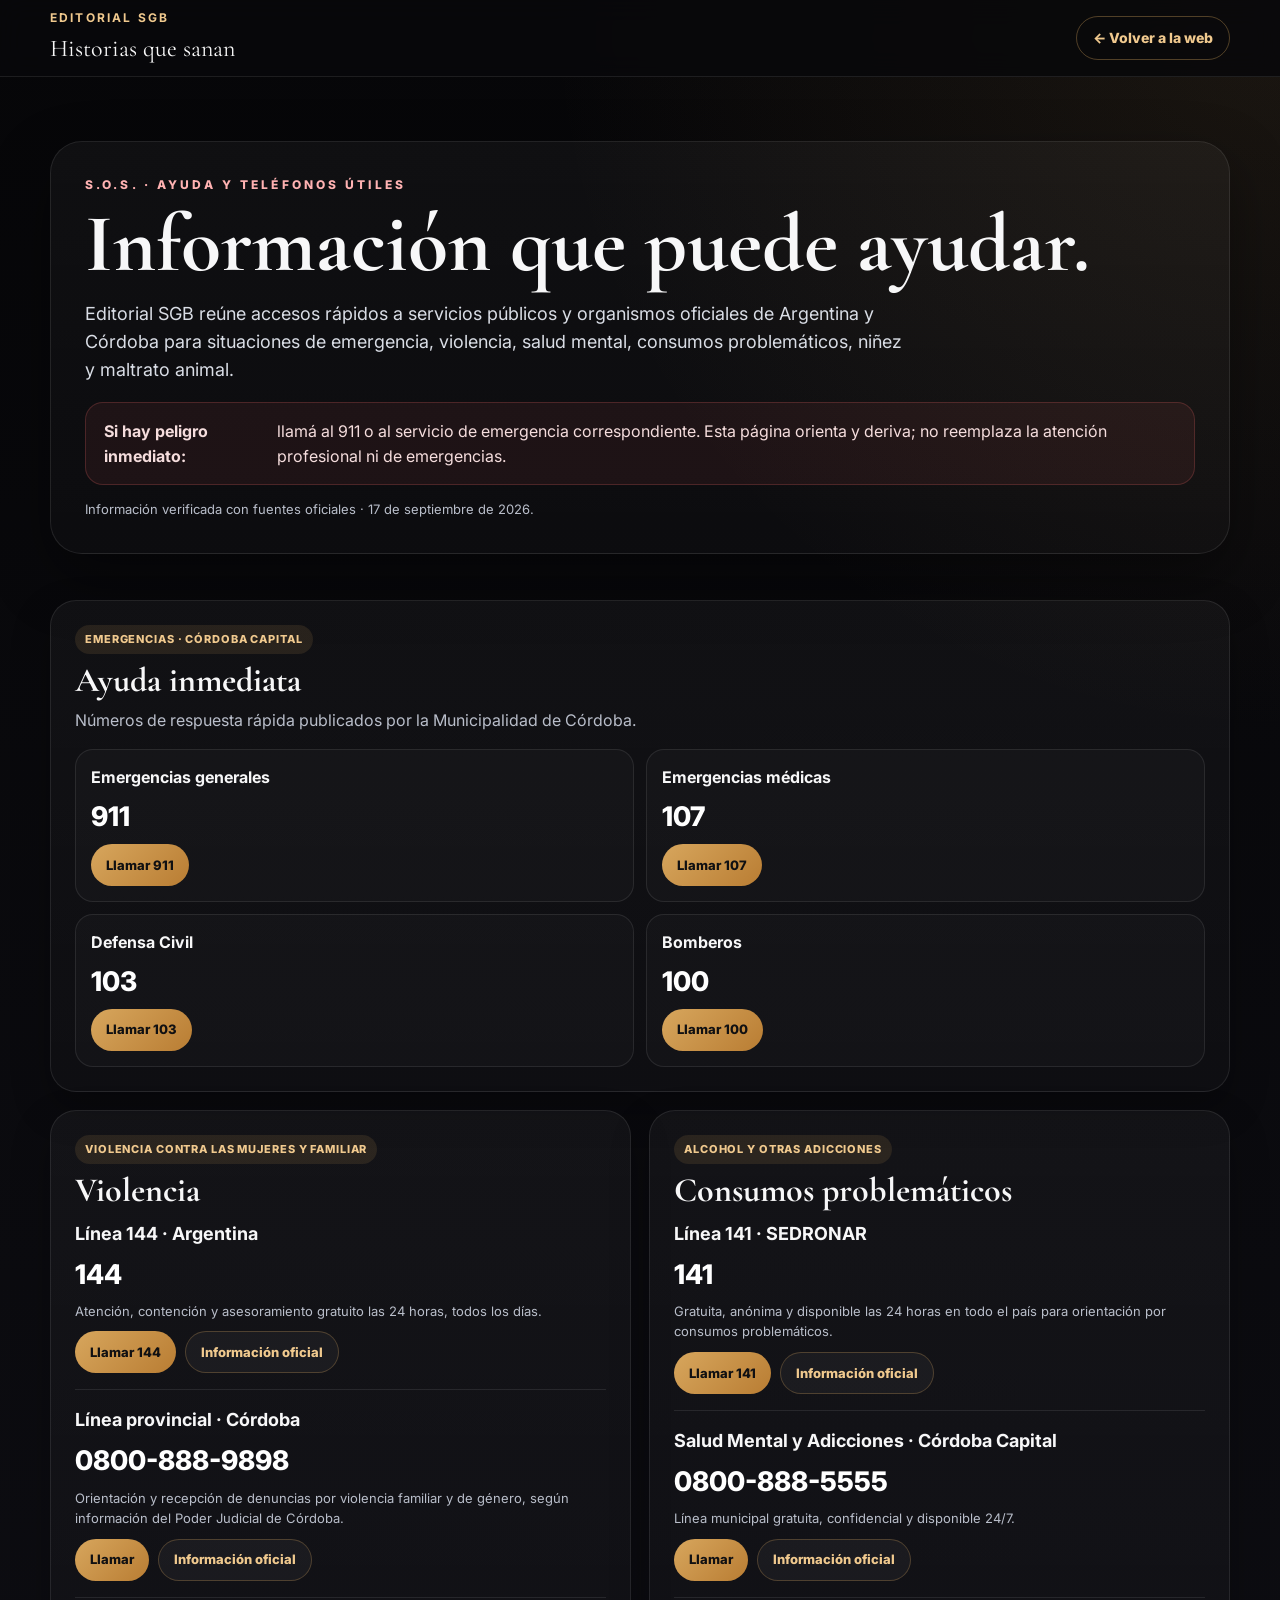
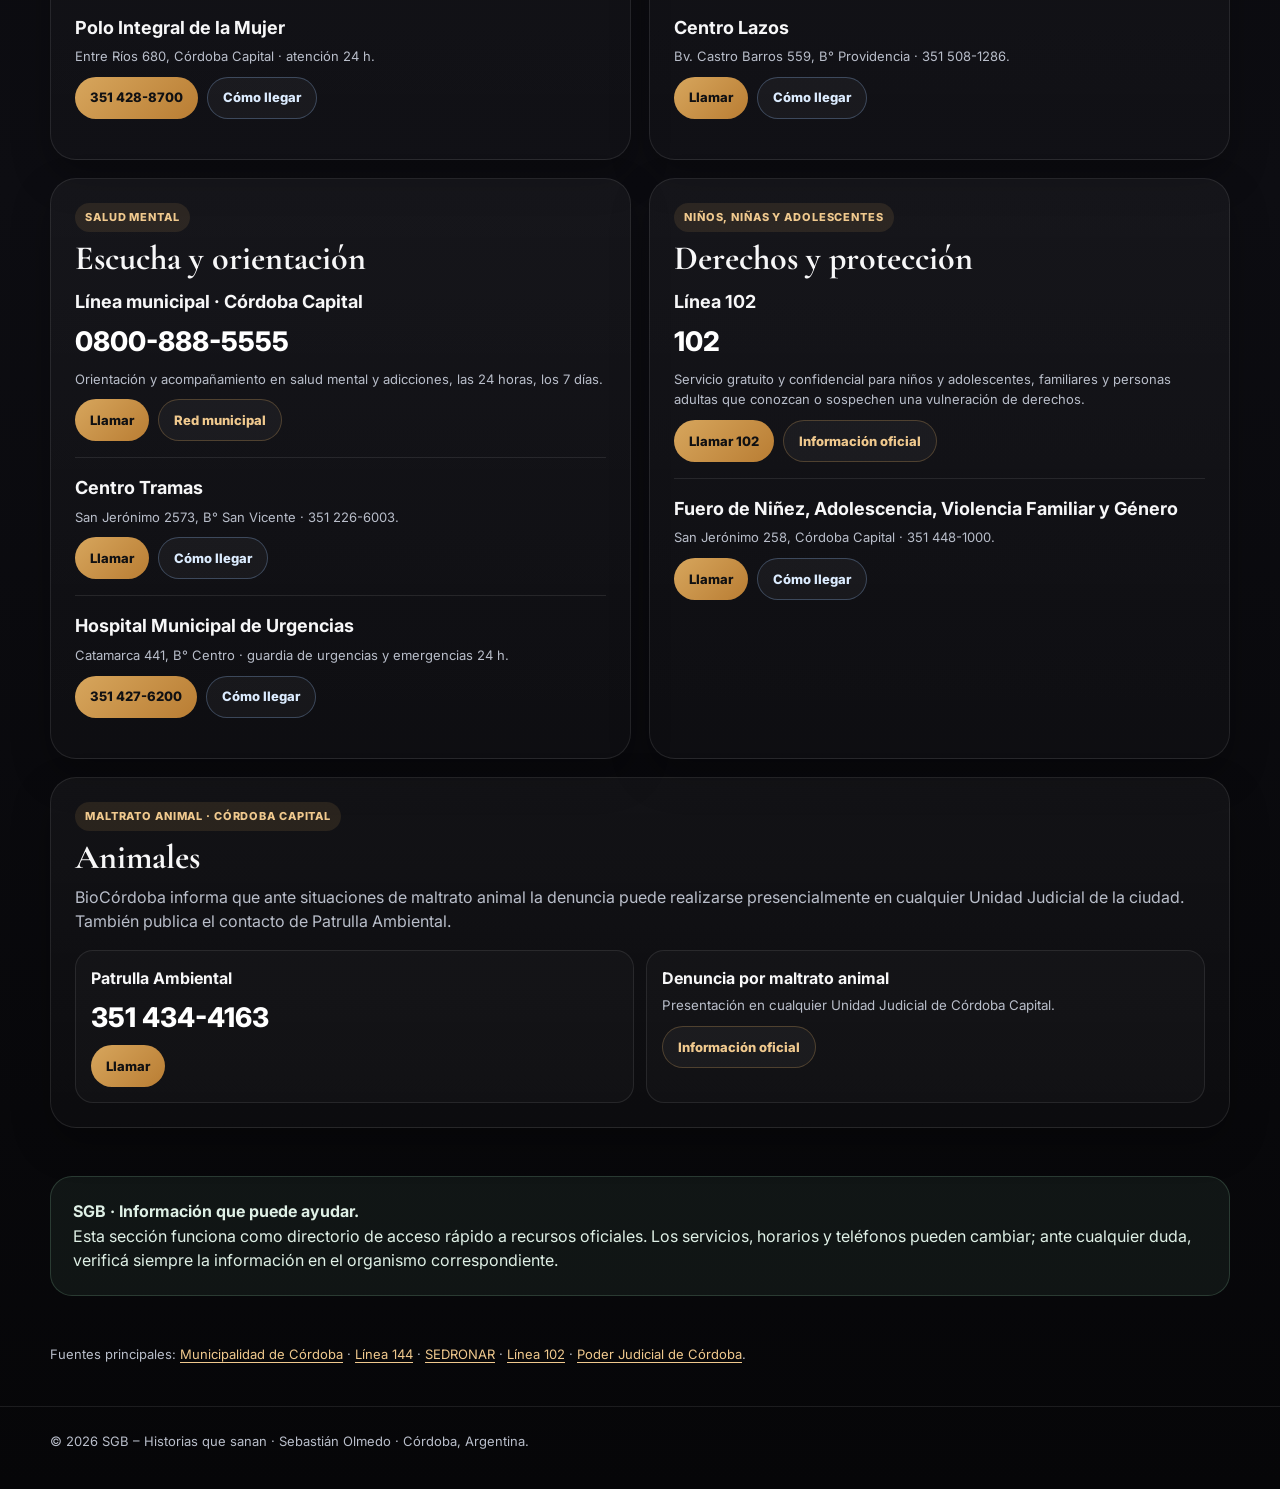
<file: sos.html>
<!DOCTYPE html>
<html lang="es">
<head>
  <meta charset="UTF-8">
  <meta name="viewport" content="width=device-width, initial-scale=1.0">
  <title>S.O.S. · Ayuda y teléfonos útiles | Editorial SGB</title>
  <meta name="description" content="Teléfonos y recursos oficiales de ayuda para emergencias, violencia, salud mental, adicciones, niñez y maltrato animal en Argentina y Córdoba.">
  <link rel="preconnect" href="https://fonts.googleapis.com">
  <link rel="preconnect" href="https://fonts.gstatic.com" crossorigin>
  <link href="https://fonts.googleapis.com/css2?family=Inter:wght@400;500;600;700;800&family=Cormorant+Garamond:wght@600;700&display=swap" rel="stylesheet">
  <style>
    :root{
      --bg:#08080b; --panel:#121219; --panel2:#17171f; --text:#f7f7f8; --muted:#b9beca;
      --gold:#d7a65d; --gold2:#f0c98e; --red:#d55c5c; --line:rgba(255,255,255,.09);
      --green:#8fd1aa; --shadow:0 24px 60px rgba(0,0,0,.38); --max:1180px;
    }
    *{box-sizing:border-box}
    html{scroll-behavior:smooth}
    body{margin:0;font-family:Inter,sans-serif;color:var(--text);background:radial-gradient(circle at top right,rgba(215,166,93,.10),transparent 22%),linear-gradient(180deg,#060608,#0d0d12 58%,#060608);line-height:1.55}
    a{text-decoration:none;color:inherit}
    .wrap{width:min(calc(100% - 30px),var(--max));margin:auto}
    header{position:sticky;top:0;z-index:20;background:rgba(8,8,11,.88);backdrop-filter:blur(14px);border-bottom:1px solid var(--line)}
    .nav{min-height:76px;display:flex;align-items:center;justify-content:space-between;gap:18px}
    .brand{display:flex;flex-direction:column;gap:2px}.brand b{color:var(--gold2);letter-spacing:.18em;font-size:12px}.brand span{font-family:"Cormorant Garamond",serif;font-size:24px}
    .back{padding:10px 16px;border-radius:999px;border:1px solid rgba(215,166,93,.35);color:var(--gold2);font-weight:800;font-size:14px}
    .hero{padding:64px 0 34px}.hero-box{padding:34px;border:1px solid var(--line);border-radius:32px;background:linear-gradient(180deg,rgba(255,255,255,.04),rgba(255,255,255,.02));box-shadow:var(--shadow)}
    .kicker{font-size:12px;letter-spacing:.26em;color:#ffb2b2;font-weight:800;text-transform:uppercase;margin-bottom:12px}
    h1{font-family:"Cormorant Garamond",serif;font-size:clamp(48px,7vw,82px);line-height:.92;margin:0 0 18px}.lead{max-width:820px;color:#d9dde5;font-size:18px;margin:0 0 18px}
    .alert{display:flex;gap:12px;align-items:flex-start;padding:16px 18px;border-radius:18px;background:rgba(213,92,92,.09);border:1px solid rgba(213,92,92,.25);color:#f5dddd}
    .verified{margin-top:14px;color:var(--muted);font-size:13px}
    .grid{display:grid;grid-template-columns:repeat(2,minmax(0,1fr));gap:18px;padding:12px 0 48px}
    .card{border:1px solid var(--line);background:linear-gradient(180deg,rgba(255,255,255,.04),rgba(255,255,255,.02));border-radius:26px;padding:24px;box-shadow:0 16px 38px rgba(0,0,0,.27)}
    .card.wide{grid-column:1/-1}.tag{display:inline-flex;padding:6px 10px;border-radius:999px;background:rgba(215,166,93,.12);color:var(--gold2);font-size:11px;font-weight:800;letter-spacing:.08em;text-transform:uppercase;margin-bottom:10px}
    .card h2{font-family:"Cormorant Garamond",serif;font-size:34px;line-height:1;margin:0 0 10px}.card p{color:var(--muted);margin:0 0 16px}.resource{padding:16px 0;border-top:1px solid var(--line)}.resource:first-of-type{border-top:0;padding-top:2px}.resource strong{display:block;font-size:18px;margin-bottom:5px}.number{font-size:27px;font-weight:800;color:#fff;margin:6px 0}.meta{font-size:13px;color:var(--muted);margin-bottom:10px}
    .buttons{display:flex;flex-wrap:wrap;gap:9px}.btn{display:inline-flex;align-items:center;justify-content:center;min-height:42px;padding:0 15px;border-radius:999px;font-weight:800;font-size:13px;border:1px solid var(--line);background:rgba(255,255,255,.04)}.btn-call{background:linear-gradient(135deg,#d7a65d,#b97d33);color:#101012;border:0}.btn-map{color:#dcecff;border-color:rgba(154,199,255,.28)}.btn-info{color:var(--gold2);border-color:rgba(215,166,93,.28)}
    .place-list{display:grid;grid-template-columns:repeat(2,minmax(0,1fr));gap:12px;margin-top:10px}.place{padding:15px;border-radius:18px;background:rgba(255,255,255,.025);border:1px solid var(--line)}.place b{display:block;margin-bottom:4px}.place small{display:block;color:var(--muted);margin-bottom:10px}
    .note{padding:22px;border-radius:22px;background:rgba(143,209,170,.07);border:1px solid rgba(143,209,170,.20);color:#dff0e6;margin:0 0 48px}.sources{padding:0 0 42px;color:var(--muted);font-size:13px}.sources a{color:var(--gold2);text-decoration:underline;text-underline-offset:3px}
    footer{border-top:1px solid var(--line);padding:24px 0 38px;color:var(--muted);font-size:13px}
    @media(max-width:760px){.grid{grid-template-columns:1fr}.card.wide{grid-column:auto}.hero{padding-top:34px}.hero-box,.card{padding:20px}.place-list{grid-template-columns:1fr}.nav{min-height:68px}.brand span{font-size:20px}.back{padding:9px 12px}.number{font-size:24px}}
  </style>
</head>
<body>
<header>
  <div class="wrap nav">
    <a class="brand" href="index.html"><b>EDITORIAL SGB</b><span>Historias que sanan</span></a>
    <a class="back" href="index.html">← Volver a la web</a>
  </div>
</header>
<main>
  <section class="hero">
    <div class="wrap hero-box">
      <div class="kicker">S.O.S. · AYUDA Y TELÉFONOS ÚTILES</div>
      <h1>Información que puede ayudar.</h1>
      <p class="lead">Editorial SGB reúne accesos rápidos a servicios públicos y organismos oficiales de Argentina y Córdoba para situaciones de emergencia, violencia, salud mental, consumos problemáticos, niñez y maltrato animal.</p>
      <div class="alert"><strong>Si hay peligro inmediato:</strong><span>llamá al 911 o al servicio de emergencia correspondiente. Esta página orienta y deriva; no reemplaza la atención profesional ni de emergencias.</span></div>
      <div class="verified">Información verificada con fuentes oficiales · 17 de septiembre de 2026.</div>
    </div>
  </section>

  <section class="wrap grid">
    <article class="card wide">
      <span class="tag">Emergencias · Córdoba Capital</span>
      <h2>Ayuda inmediata</h2>
      <p>Números de respuesta rápida publicados por la Municipalidad de Córdoba.</p>
      <div class="place-list">
        <div class="place"><b>Emergencias generales</b><div class="number">911</div><a class="btn btn-call" href="tel:911">Llamar 911</a></div>
        <div class="place"><b>Emergencias médicas</b><div class="number">107</div><a class="btn btn-call" href="tel:107">Llamar 107</a></div>
        <div class="place"><b>Defensa Civil</b><div class="number">103</div><a class="btn btn-call" href="tel:103">Llamar 103</a></div>
        <div class="place"><b>Bomberos</b><div class="number">100</div><a class="btn btn-call" href="tel:100">Llamar 100</a></div>
      </div>
    </article>

    <article class="card">
      <span class="tag">Violencia contra las mujeres y familiar</span>
      <h2>Violencia</h2>
      <div class="resource">
        <strong>Línea 144 · Argentina</strong>
        <div class="number">144</div>
        <div class="meta">Atención, contención y asesoramiento gratuito las 24 horas, todos los días.</div>
        <div class="buttons"><a class="btn btn-call" href="tel:144">Llamar 144</a><a class="btn btn-info" target="_blank" rel="noopener" href="https://www.argentina.gob.ar/linea-144">Información oficial</a></div>
      </div>
      <div class="resource">
        <strong>Línea provincial · Córdoba</strong>
        <div class="number">0800-888-9898</div>
        <div class="meta">Orientación y recepción de denuncias por violencia familiar y de género, según información del Poder Judicial de Córdoba.</div>
        <div class="buttons"><a class="btn btn-call" href="tel:08008889898">Llamar</a><a class="btn btn-info" target="_blank" rel="noopener" href="https://www.justiciacordoba.gob.ar/justiciacordoba/TSJ/coordinacion_violencia_familiar">Información oficial</a></div>
      </div>
      <div class="resource">
        <strong>Polo Integral de la Mujer</strong>
        <div class="meta">Entre Ríos 680, Córdoba Capital · atención 24 h.</div>
        <div class="buttons"><a class="btn btn-call" href="tel:+543514288700">351 428-8700</a><a class="btn btn-map" target="_blank" rel="noopener" href="https://www.google.com/maps/search/?api=1&query=Entre+R%C3%ADos+680+C%C3%B3rdoba+Argentina">Cómo llegar</a></div>
      </div>
    </article>

    <article class="card">
      <span class="tag">Alcohol y otras adicciones</span>
      <h2>Consumos problemáticos</h2>
      <div class="resource">
        <strong>Línea 141 · SEDRONAR</strong>
        <div class="number">141</div>
        <div class="meta">Gratuita, anónima y disponible las 24 horas en todo el país para orientación por consumos problemáticos.</div>
        <div class="buttons"><a class="btn btn-call" href="tel:141">Llamar 141</a><a class="btn btn-info" target="_blank" rel="noopener" href="https://www.argentina.gob.ar/salud/sedronar">Información oficial</a></div>
      </div>
      <div class="resource">
        <strong>Salud Mental y Adicciones · Córdoba Capital</strong>
        <div class="number">0800-888-5555</div>
        <div class="meta">Línea municipal gratuita, confidencial y disponible 24/7.</div>
        <div class="buttons"><a class="btn btn-call" href="tel:08008885555">Llamar</a><a class="btn btn-info" target="_blank" rel="noopener" href="https://cordoba.gob.ar/programa/red-de-salud-mental-y-adicciones/">Información oficial</a></div>
      </div>
      <div class="resource">
        <strong>Centro Lazos</strong>
        <div class="meta">Bv. Castro Barros 559, B° Providencia · 351 508-1286.</div>
        <div class="buttons"><a class="btn btn-call" href="tel:+543515081286">Llamar</a><a class="btn btn-map" target="_blank" rel="noopener" href="https://www.google.com/maps/search/?api=1&query=Bv.+Castro+Barros+559+C%C3%B3rdoba+Argentina">Cómo llegar</a></div>
      </div>
    </article>

    <article class="card">
      <span class="tag">Salud mental</span>
      <h2>Escucha y orientación</h2>
      <div class="resource">
        <strong>Línea municipal · Córdoba Capital</strong>
        <div class="number">0800-888-5555</div>
        <div class="meta">Orientación y acompañamiento en salud mental y adicciones, las 24 horas, los 7 días.</div>
        <div class="buttons"><a class="btn btn-call" href="tel:08008885555">Llamar</a><a class="btn btn-info" target="_blank" rel="noopener" href="https://salud.cordoba.gob.ar/nueva-home/">Red municipal</a></div>
      </div>
      <div class="resource">
        <strong>Centro Tramas</strong>
        <div class="meta">San Jerónimo 2573, B° San Vicente · 351 226-6003.</div>
        <div class="buttons"><a class="btn btn-call" href="tel:+543512266003">Llamar</a><a class="btn btn-map" target="_blank" rel="noopener" href="https://www.google.com/maps/search/?api=1&query=San+Jer%C3%B3nimo+2573+C%C3%B3rdoba+Argentina">Cómo llegar</a></div>
      </div>
      <div class="resource">
        <strong>Hospital Municipal de Urgencias</strong>
        <div class="meta">Catamarca 441, B° Centro · guardia de urgencias y emergencias 24 h.</div>
        <div class="buttons"><a class="btn btn-call" href="tel:+543514276200">351 427-6200</a><a class="btn btn-map" target="_blank" rel="noopener" href="https://www.google.com/maps/search/?api=1&query=Catamarca+441+C%C3%B3rdoba+Argentina">Cómo llegar</a></div>
      </div>
    </article>

    <article class="card">
      <span class="tag">Niños, niñas y adolescentes</span>
      <h2>Derechos y protección</h2>
      <div class="resource">
        <strong>Línea 102</strong>
        <div class="number">102</div>
        <div class="meta">Servicio gratuito y confidencial para niños y adolescentes, familiares y personas adultas que conozcan o sospechen una vulneración de derechos.</div>
        <div class="buttons"><a class="btn btn-call" href="tel:102">Llamar 102</a><a class="btn btn-info" target="_blank" rel="noopener" href="https://www.argentina.gob.ar/node/198269">Información oficial</a></div>
      </div>
      <div class="resource">
        <strong>Fuero de Niñez, Adolescencia, Violencia Familiar y Género</strong>
        <div class="meta">San Jerónimo 258, Córdoba Capital · 351 448-1000.</div>
        <div class="buttons"><a class="btn btn-call" href="tel:+543514481000">Llamar</a><a class="btn btn-map" target="_blank" rel="noopener" href="https://www.google.com/maps/search/?api=1&query=San+Jer%C3%B3nimo+258+C%C3%B3rdoba+Argentina">Cómo llegar</a></div>
      </div>
    </article>

    <article class="card wide">
      <span class="tag">Maltrato animal · Córdoba Capital</span>
      <h2>Animales</h2>
      <p>BioCórdoba informa que ante situaciones de maltrato animal la denuncia puede realizarse presencialmente en cualquier Unidad Judicial de la ciudad. También publica el contacto de Patrulla Ambiental.</p>
      <div class="place-list">
        <div class="place"><b>Patrulla Ambiental</b><div class="number">351 434-4163</div><a class="btn btn-call" href="tel:+543514344163">Llamar</a></div>
        <div class="place"><b>Denuncia por maltrato animal</b><small>Presentación en cualquier Unidad Judicial de Córdoba Capital.</small><a class="btn btn-info" target="_blank" rel="noopener" href="https://biocordoba.cordoba.gob.ar/desde-biocordoba-celebramos-el-dia-del-animal-preservando-nuestra-fauna-nativa-y-promoviendo-la-tenencia-responsable-de-animales-de-compania/">Información oficial</a></div>
      </div>
    </article>
  </section>

  <section class="wrap">
    <div class="note"><strong>SGB · Información que puede ayudar.</strong><br>Esta sección funciona como directorio de acceso rápido a recursos oficiales. Los servicios, horarios y teléfonos pueden cambiar; ante cualquier duda, verificá siempre la información en el organismo correspondiente.</div>
    <div class="sources">Fuentes principales: <a href="https://cordoba.gob.ar/contacto/" target="_blank" rel="noopener">Municipalidad de Córdoba</a> · <a href="https://www.argentina.gob.ar/linea-144" target="_blank" rel="noopener">Línea 144</a> · <a href="https://www.argentina.gob.ar/salud/sedronar" target="_blank" rel="noopener">SEDRONAR</a> · <a href="https://www.argentina.gob.ar/node/198269" target="_blank" rel="noopener">Línea 102</a> · <a href="https://www.justiciacordoba.gob.ar/justiciacordoba/TSJ/coordinacion_violencia_familiar" target="_blank" rel="noopener">Poder Judicial de Córdoba</a>.</div>
  </section>
</main>
<footer><div class="wrap">© 2026 SGB – Historias que sanan · Sebastián Olmedo · Córdoba, Argentina.</div></footer>
</body>
</html>
</file>
